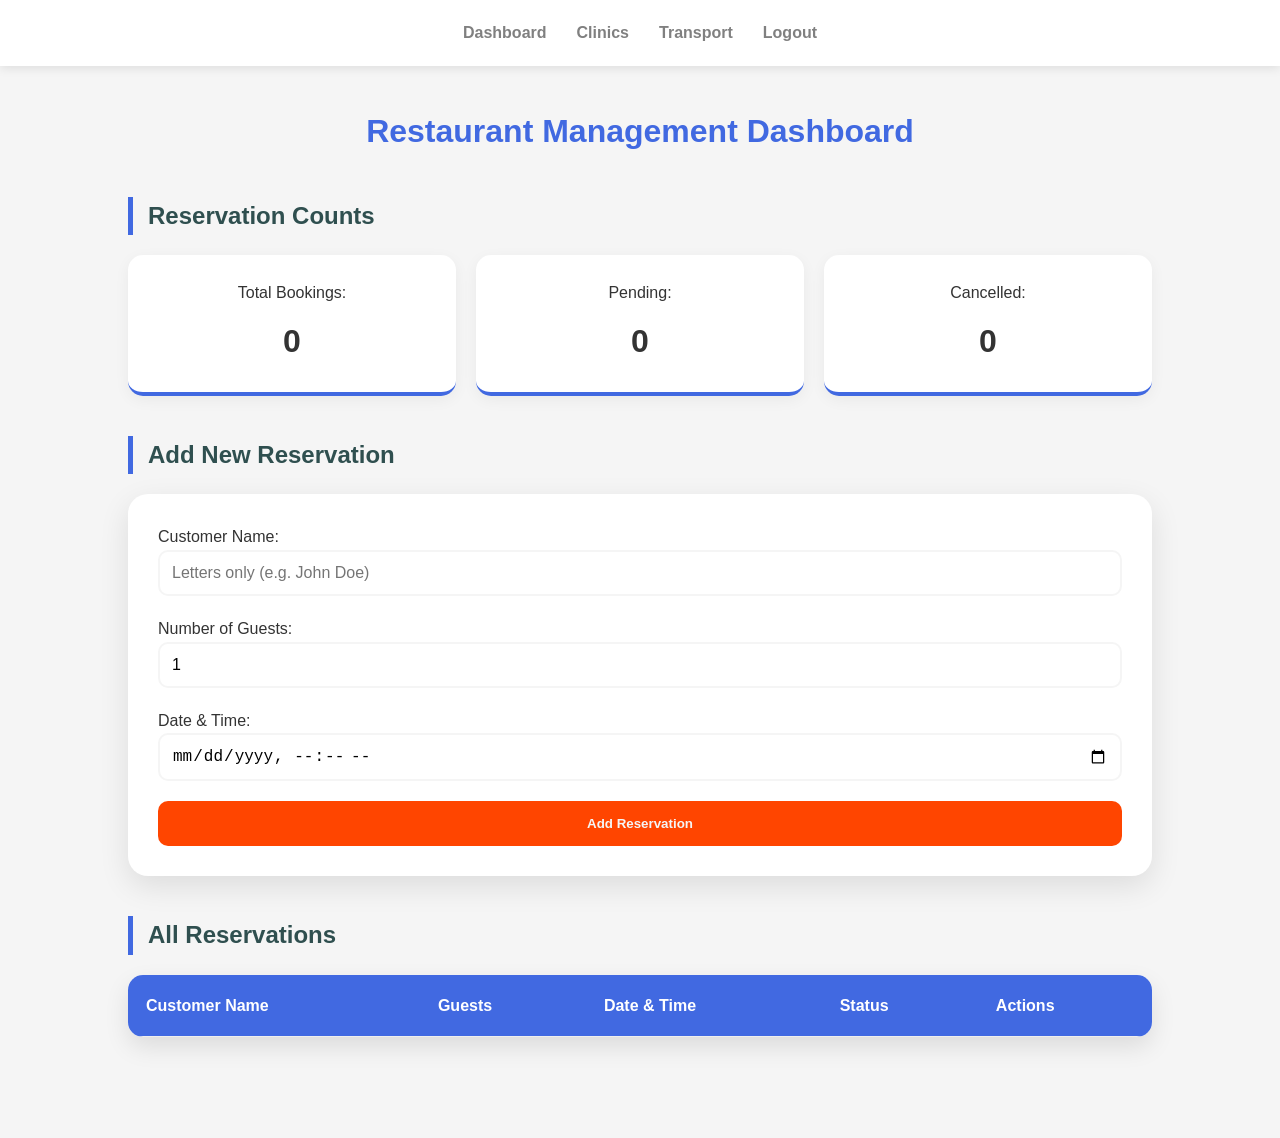
<file: dashboard/dashboard.html>
<!DOCTYPE html>
<html lang="en">
<head>
<meta charset="UTF-8">
<meta name="viewport" content="width=device-width, initial-scale=1.0">
<title>Restaurant Management Dashboard</title>
<link rel="stylesheet" href="dashboard.css">
</head>
<body>

<div id="toast-container"></div>

<nav>
<a href="#">Dashboard</a>
<a href="pages/clinics.html">Clinics</a>
<a href="pages/transport.html">Transport</a>
<a href="/Homepage /index.html">Logout</a>
</nav>

<h1>Restaurant Management Dashboard</h1>

<h2>Reservation Counts</h2>
<ul>
<li>Total Bookings: <strong id="stat-total">0</strong></li>
<li>Pending: <strong id="stat-pending">0</strong></li>
<li>Cancelled: <strong id="stat-cancelled">0</strong></li>
</ul>

<h2>Add New Reservation</h2>
<div id="form-container">
<form id="addReservationForm">
<label for="resName">Customer Name:</label>
<input type="text" id="resName" placeholder="Letters only (e.g. John Doe)" required>

<label for="resGuests">Number of Guests:</label>
<input type="number" id="resGuests" value="1" required>

<label for="resDateTime">Date & Time:</label>
<input type="datetime-local" id="resDateTime" required>

<button type="submit">Add Reservation</button>
</form>
</div>

<h2>All Reservations</h2>
<table>
<thead>
<tr>
<th>Customer Name</th>
<th>Guests</th>
<th>Date & Time</th>
<th>Status</th>
<th>Actions</th>
</tr>
</thead>
<tbody id="reservation-table-body">
</tbody>
</table>

<script src="javadashboard.js"></script>
</body>
</html>
</file>
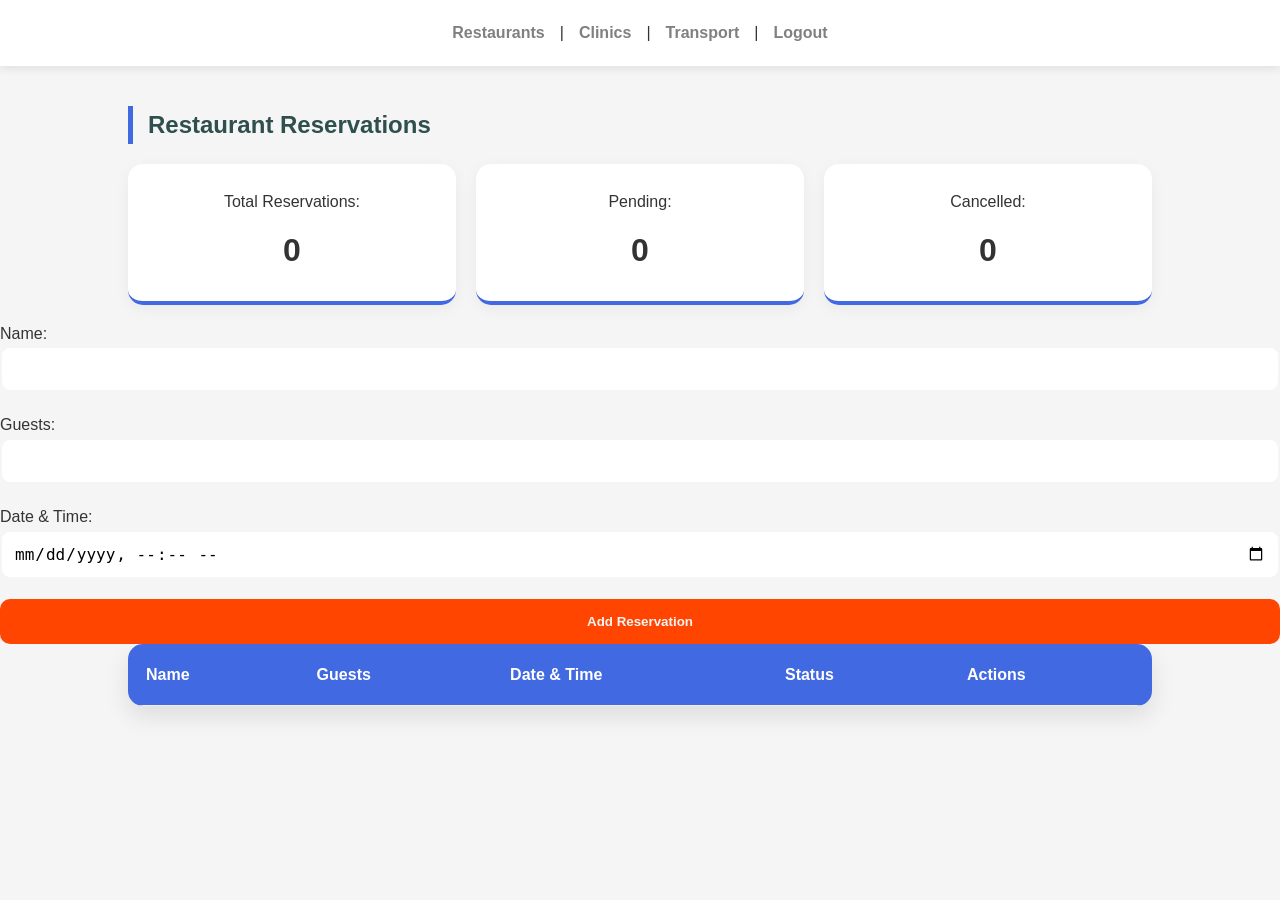
<file: Homepage /pages/booking.html>
<!DOCTYPE html>
<html lang="en">
<head>
<meta charset="UTF-8">
<meta name="viewport" content="width=device-width, initial-scale=1.0">
<title>Restaurant Dashboard</title>
<link rel="stylesheet" href="../../dashboard/dashboard.css">
</head>
<body>

<nav>
<a href="#">Restaurants</a> |
<a href="clinics.html">Clinics</a> |
<a href="transport.html">Transport</a> |
<a href="login.html">Logout</a>
</nav>

<h2>Restaurant Reservations</h2>

<ul>
<li>Total Reservations: <strong id="stat-total">0</strong></li>
<li>Pending: <strong id="stat-pending">0</strong></li>
<li>Cancelled: <strong id="stat-cancelled">0</strong></li>
</ul>

<form id="addReservationForm">
<label>Name:
<input type="text" id="resName" required>
</label>
<label>Guests:
<input type="number" id="resGuests" required>
</label>
<label>Date & Time:
<input type="datetime-local" id="resDateTime" required>
</label>
<button type="submit">Add Reservation</button>
</form>

<table>
<thead>
<tr>
<th>Name</th>
<th>Guests</th>
<th>Date & Time</th>
<th>Status</th>
<th>Actions</th>
</tr>
</thead>
<tbody id="reservation-table-body">
</tbody>
</table>

<script src="../../dashboard/javadashboard.js"></script>
</body>
</html>
</file>
<file: dashboard/dashboard.css>
* {
box-sizing: border-box;
}

body {
font-family: 'Segoe UI', Tahoma, Geneva, Verdana, sans-serif;
background-color: whitesmoke;
margin: 0;
color: #333;
line-height: 1.6;
}

nav {
display: flex;
justify-content: center;
padding: 20px;
background: white;
box-shadow: 0 2px 10px rgba(0,0,0,0.1);
position: sticky;
top: 0;
z-index: 1000;
}

nav a {
text-decoration: none;
color: gray;
font-weight: 600;
margin: 0 15px;
transition: 0.3s;
}

nav a:hover { color: royalblue; }

h1 { text-align: center; color: royalblue; margin-top: 40px; }

h2 {
color: #2f4f4f;
border-left: 5px solid royalblue;
padding-left: 15px;
margin: 40px 10% 20px;
}

ul {
display: grid;
grid-template-columns: repeat(auto-fit, minmax(200px, 1fr));
gap: 20px;
padding: 0 10%;
list-style: none;
}

ul li {
background: white;
padding: 25px;
border-radius: 15px;
box-shadow: 0 4px 15px rgba(0,0,0,0.05);
text-align: center;
border-bottom: 4px solid royalblue;
}

ul li strong { display: block; font-size: 2rem; margin-top: 10px; }

#form-container {
background: white;
padding: 30px;
margin: 0 10% 40px;
border-radius: 20px;
box-shadow: 0 10px 30px rgba(0,0,0,0.1);
}

input {
width: 100%;
padding: 12px;
margin-bottom: 20px;
border: 2px solid whitesmoke;
border-radius: 10px;
font-size: 1rem;
}

button[type="submit"] {
width: 100%;
padding: 15px;
background-color: orangered;
color: whitesmoke;
border: none;
border-radius: 10px;
font-weight: bold;
cursor: pointer;
transition: 0.4s;
}

button[type="submit"]:hover { background-color: orange; transform: translateY(-2px); }

table {
width: 80%;
margin: 0 auto 100px;
border-collapse: collapse;
background:white;
border-radius: 15px;
overflow: hidden;
box-shadow: 0 10px 25px rgba(0,0,0,0.1);
}

thead { background-color: royalblue; color: white; }

th, td { padding: 18px; text-align: left; border-bottom: 1px solid #eeeeee; }

.btn-confirm { background-color: green; color: white; border: none; padding: 8px 12px; border-radius: 5px; cursor: pointer; }
.btn-cancel { background-color: orangered; color: white; border: none; padding: 8px 12px; border-radius: 5px; cursor: pointer; }

/* --- TOAST POP-UPS --- */
#toast-container {
position: fixed;
top: 20px;
right: 20px;
z-index: 9999;
display: flex;
flex-direction: column;
gap: 10px;
}

.toast {
min-width: 280px;
padding: 16px 20px;
border-radius: 8px;
color: white;
font-weight: bold;
box-shadow: 0 5px 15px rgba(0,0,0,0.2);
animation: slideIn 0.4s ease-out forwards;
}

.toast-success { background-color: lightgreen; border-left: 8px solid lightgreen; }
.toast-error { background-color: orangered; border-left: 8px solid orangered; }

@keyframes slideIn {
from { transform: translateX(100%); opacity: 0; }
to { transform: translateX(0); opacity: 1; }
}
</file>
